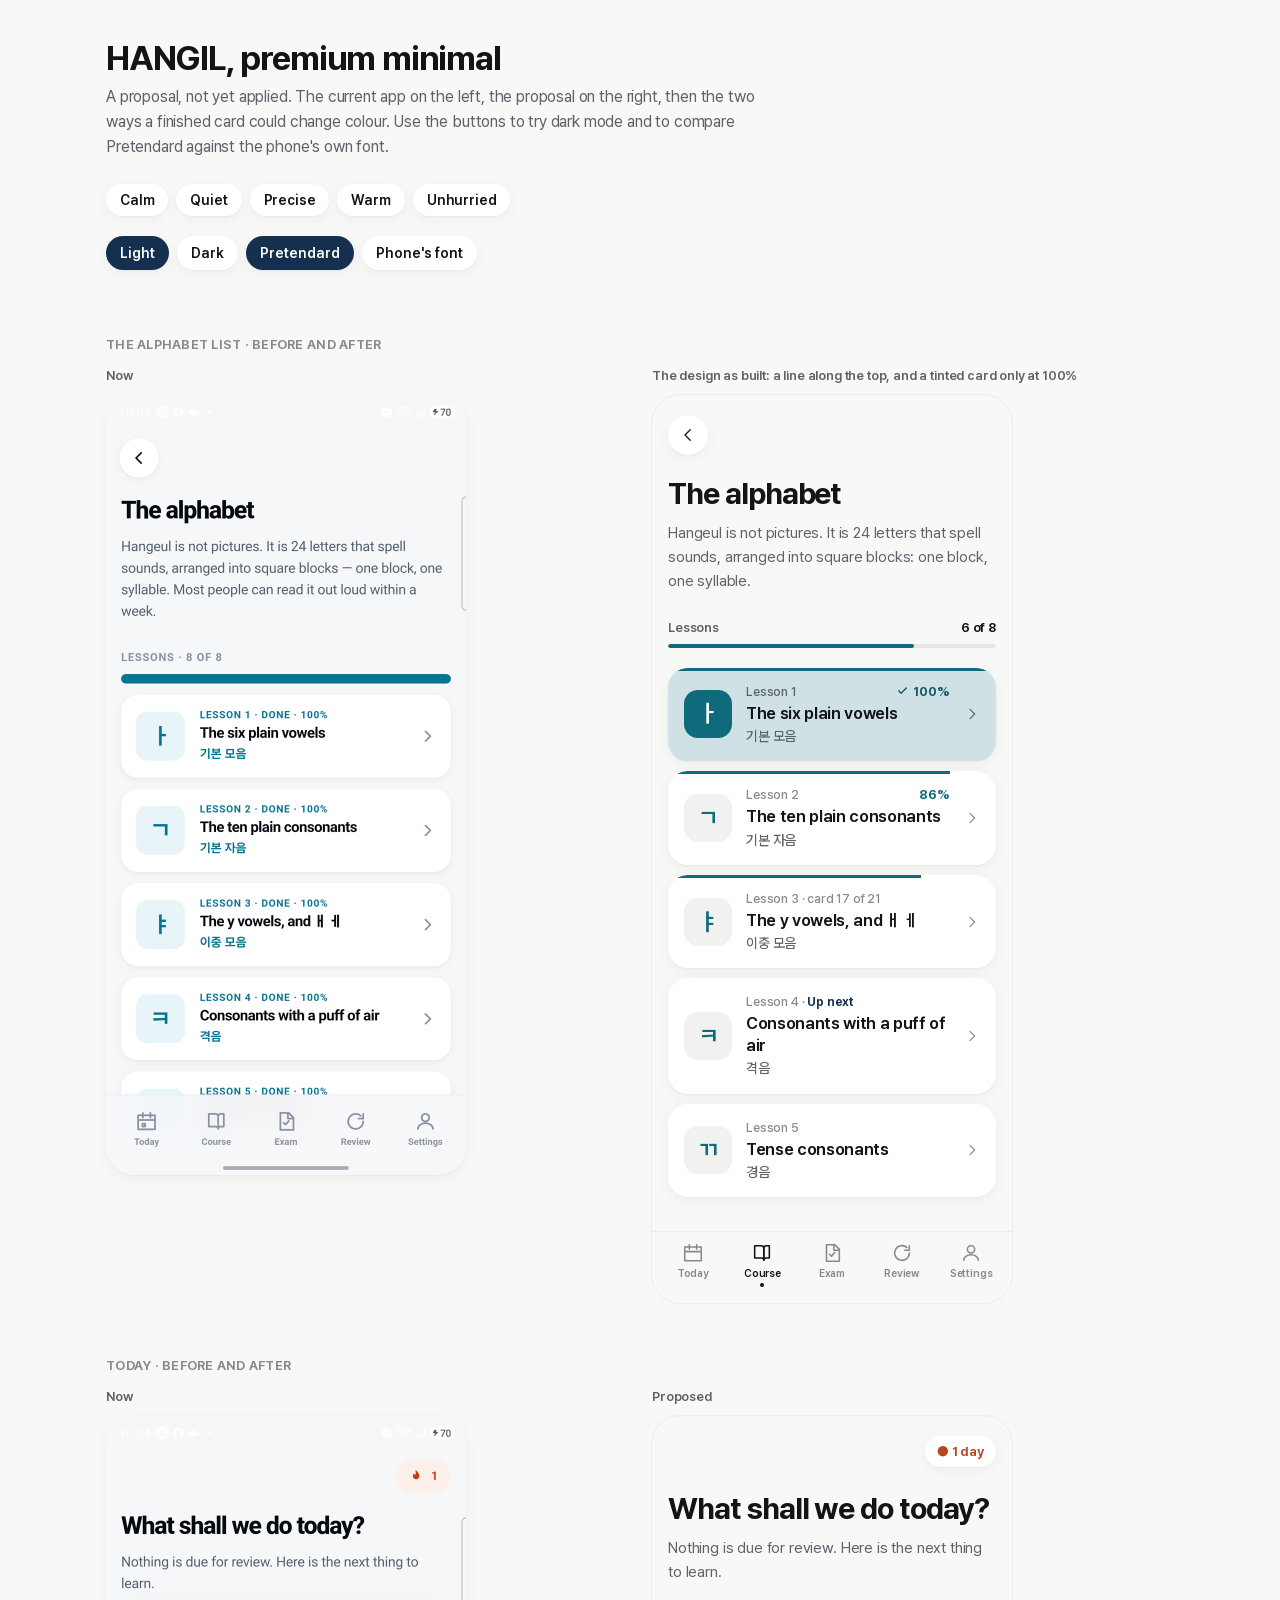
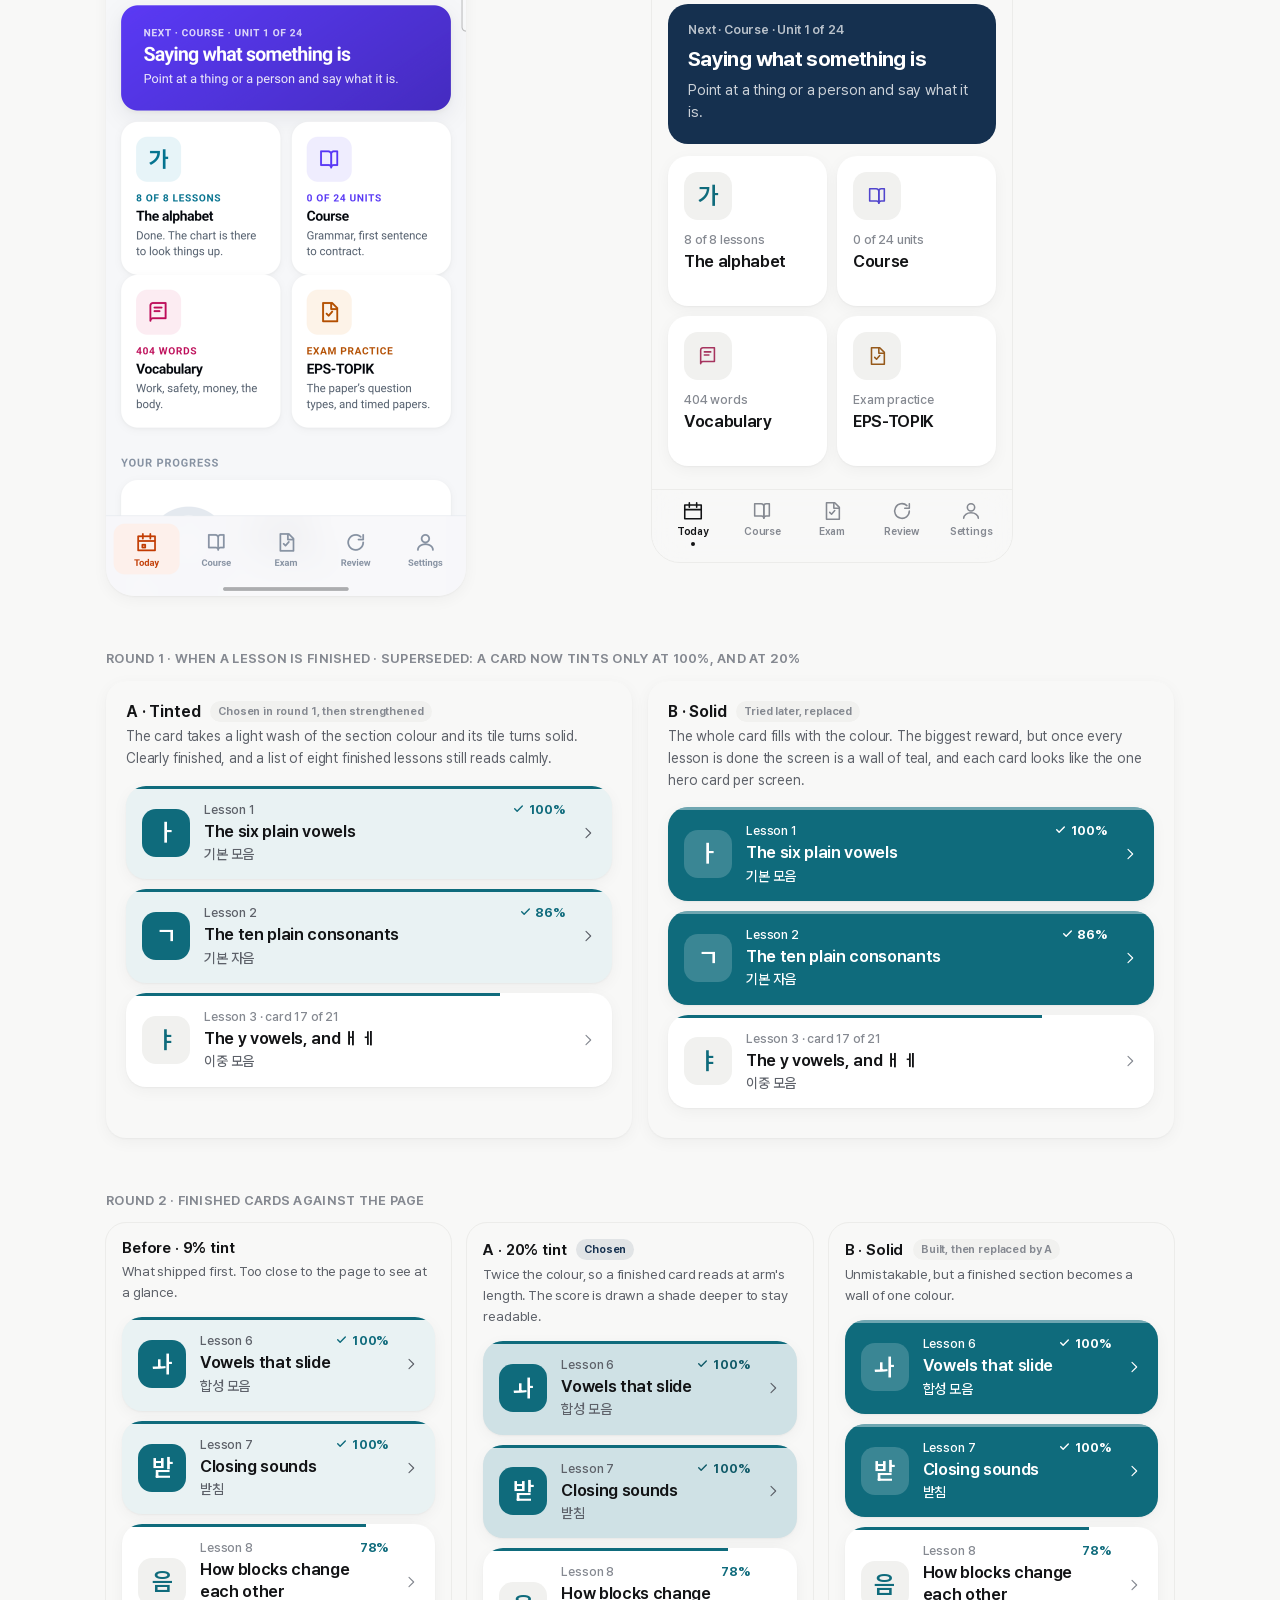
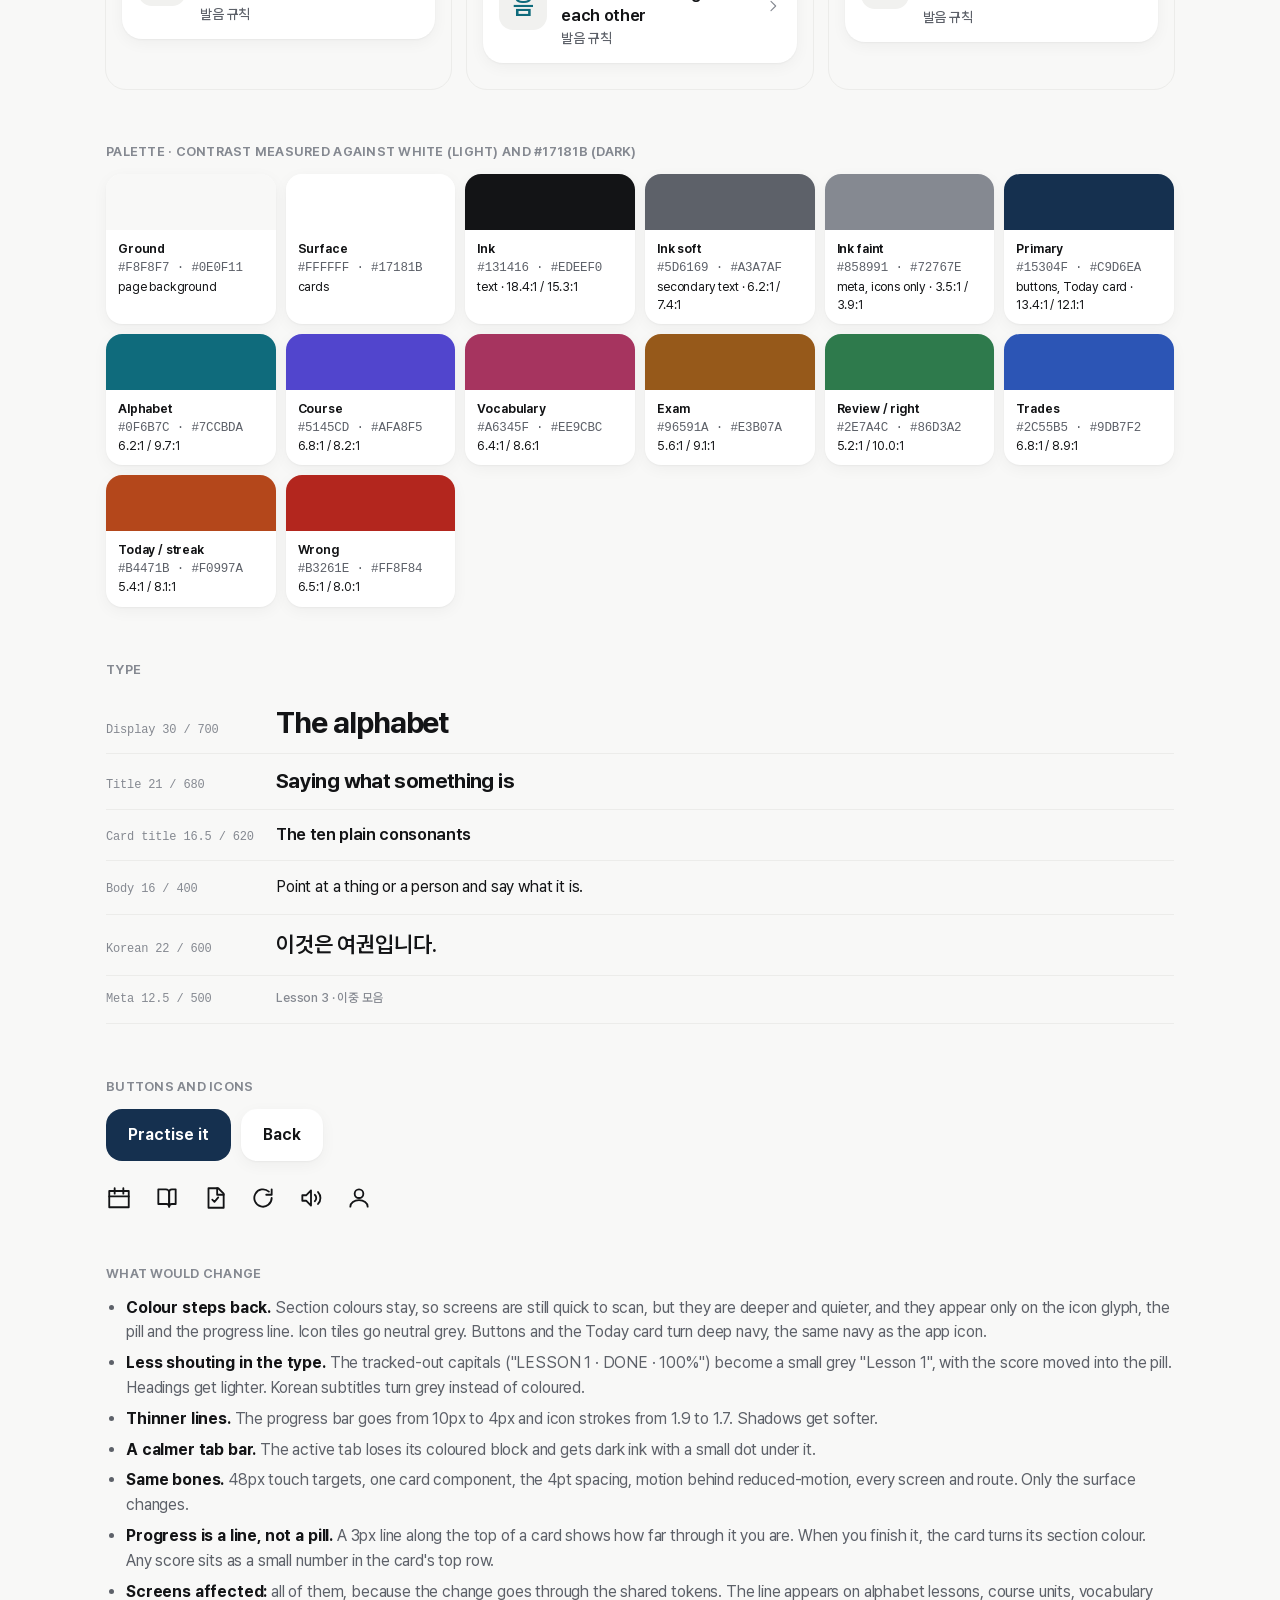
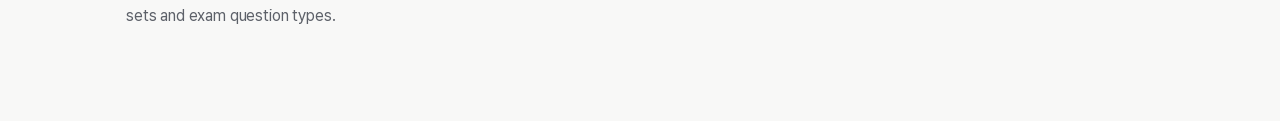
<file: docs/design/preview.html>
<!doctype html>
<html lang="en" data-theme="light">
<head>
<meta charset="utf-8">
<meta name="viewport" content="width=device-width, initial-scale=1">
<title>HANGIL Premium Minimal</title>
<!-- The font is the app's own file, so this page loads nothing from the network either. -->
<style>@font-face { font-family:"Pretendard Variable"; src:url("../../src/fonts/PretendardVariable.woff2") format("woff2-variations"), url("../../src/fonts/PretendardVariable.woff2") format("woff2"); font-weight:45 920; font-display:swap; }</style>
<style>
:root {
  --ground:#F8F8F7; --surface:#FFFFFF; --sunk:#F1F1EF; --sunk-2:#E7E7E4; --hairline:#ECECEA;
  --ink:#131416; --ink-soft:#5D6169; --ink-faint:#858991;
  --primary:#15304F; --primary-ink:#FFFFFF; --on-fill:#FFFFFF; --done-wash:20%; --done-score:80%;
  --c-today:#B4471B; --c-course:#5145CD; --c-exam:#96591A; --c-hangeul:#0F6B7C;
  --c-vocab:#A6345F; --c-review:#2E7A4C; --c-trade:#2C55B5;
  --good:#2E7A4C; --bad:#B3261E;
  --e1: 0 1px 2px rgba(19,20,22,.04), 0 4px 16px rgba(19,20,22,.045);
  --r-card:20px; --r-tile:14px; --r-pill:999px;
  --font: "Pretendard Variable", Pretendard, -apple-system, BlinkMacSystemFont, Roboto, "Noto Sans KR", sans-serif;
  --sys: -apple-system, BlinkMacSystemFont, "Segoe UI", Roboto, "Noto Sans KR", sans-serif;
  color-scheme: light dark;
}
@media (prefers-color-scheme: dark) { :root:not([data-theme="light"]) {
  --ground:#0E0F11; --surface:#17181B; --sunk:#1F2124; --sunk-2:#2A2C30; --hairline:#24262A;
  --ink:#EDEEF0; --ink-soft:#A3A7AF; --ink-faint:#72767E;
  --primary:#C9D6EA; --primary-ink:#0E0F11; --on-fill:#0E0F11; --done-wash:21%; --done-score:100%;
  --c-today:#F0997A; --c-course:#AFA8F5; --c-exam:#E3B07A; --c-hangeul:#7CCBDA;
  --c-vocab:#EE9CBC; --c-review:#86D3A2; --c-trade:#9DB7F2; --good:#86D3A2; --bad:#FF8F84;
  --e1: 0 1px 2px rgba(0,0,0,.4);
}}
:root[data-theme="dark"] {
  --ground:#0E0F11; --surface:#17181B; --sunk:#1F2124; --sunk-2:#2A2C30; --hairline:#24262A;
  --ink:#EDEEF0; --ink-soft:#A3A7AF; --ink-faint:#72767E;
  --primary:#C9D6EA; --primary-ink:#0E0F11; --on-fill:#0E0F11; --done-wash:21%; --done-score:100%;
  --c-today:#F0997A; --c-course:#AFA8F5; --c-exam:#E3B07A; --c-hangeul:#7CCBDA;
  --c-vocab:#EE9CBC; --c-review:#86D3A2; --c-trade:#9DB7F2; --good:#86D3A2; --bad:#FF8F84;
  --e1: 0 1px 2px rgba(0,0,0,.4);
}
:root[data-font="system"] { --font: var(--sys); }

* { box-sizing: border-box; }
body { margin:0; background:var(--ground); color:var(--ink); font:400 16px/1.55 var(--font); letter-spacing:-0.01em; -webkit-font-smoothing:antialiased; }
.doc { max-width:1100px; margin:0 auto; padding:40px 16px 80px; }
.doc > h1 { font:700 34px/1.1 var(--font); letter-spacing:-0.035em; margin:0 0 8px; }
.doc > p.lead { color:var(--ink-soft); max-width:680px; margin:0 0 24px; }
h2.sec { font:650 13px/1 var(--font); color:var(--ink-faint); letter-spacing:.02em; margin:56px 0 16px; }
.controls { display:flex; gap:8px; flex-wrap:wrap; position:sticky; top:0; padding:12px 0; background:var(--ground); z-index:5; }
.controls button { font:600 14px/1 var(--font); padding:10px 14px; border-radius:var(--r-pill); border:0; background:var(--surface); color:var(--ink); box-shadow:var(--e1); cursor:pointer; }
.controls button[aria-pressed="true"] { background:var(--primary); color:var(--primary-ink); }
.words { display:flex; gap:8px; flex-wrap:wrap; margin:0 0 8px; }
.words span { font:600 14px/1 var(--font); padding:9px 14px; border-radius:var(--r-pill); background:var(--surface); box-shadow:var(--e1); }

/* ---- side by side ---- */
.compare { display:grid; grid-template-columns:repeat(auto-fit, minmax(300px, 1fr)); gap:24px; align-items:start; }
.compare figure { margin:0; }
.compare figcaption { font:600 13px/1.4 var(--font); color:var(--ink-soft); margin:0 0 10px; }
.shot { width:100%; max-width:360px; border-radius:28px; box-shadow:var(--e1); display:block; }
.phone { max-width:360px; border-radius:28px; background:var(--ground); outline:1px solid var(--hairline); overflow:hidden; position:relative; }
.phone__in { padding:20px 16px 96px; }

/* ---- the proposed components ---- */
.back { width:40px; height:40px; border-radius:50%; background:var(--surface); box-shadow:var(--e1); display:grid; place-items:center; margin-bottom:22px; }
.back svg, .ic { width:18px; height:18px; fill:none; stroke:currentColor; stroke-width:1.7; stroke-linecap:round; stroke-linejoin:round; }
.title { font:700 30px/1.12 var(--font); letter-spacing:-0.035em; margin:0 0 10px; }
.sub { color:var(--ink-soft); font-size:15px; line-height:1.6; margin:0 0 28px; }
.progress { display:flex; justify-content:space-between; align-items:baseline; font:600 13px/1 var(--font); color:var(--ink-soft); }
.progress b { font-weight:650; color:var(--ink); font-variant-numeric:tabular-nums; }
.thin { height:4px; border-radius:99px; background:var(--sunk-2); margin:10px 0 20px; overflow:hidden; }
.thin i { display:block; height:100%; background:var(--c, var(--primary)); border-radius:99px; }

.card { display:flex; align-items:center; gap:14px; background:var(--surface); border-radius:var(--r-card); padding:16px; box-shadow:var(--e1); margin:0 0 10px; }
.card__icon { flex:none; width:48px; height:48px; border-radius:var(--r-tile); background:var(--sunk); display:grid; place-items:center; color:var(--c); }
.card__icon .glyph { font:600 24px/1 var(--font); }
.card__icon svg { width:22px; height:22px; fill:none; stroke:currentColor; stroke-width:1.7; stroke-linecap:round; stroke-linejoin:round; }
.card__body { flex:1; min-width:0; }
.card__meta { display:block; font:500 12.5px/1.2 var(--font); color:var(--ink-faint); margin:0 0 4px; }
.card__title { display:block; font:620 16.5px/1.3 var(--font); letter-spacing:-0.02em; }
.card__ko { display:block; font:500 14px/1.3 var(--font); color:var(--ink-soft); margin-top:3px; }
.chev { width:16px; height:16px; color:var(--ink-faint); flex:none; }

/* Pill A — the gauge. The capsule fills to the score; the number sits on top
   in two layers so it stays readable whatever the fill. */
.pill { --w: 64px; position:relative; flex:none; width:var(--w); height:28px; border-radius:var(--r-pill);
  background:color-mix(in srgb, var(--c) 13%, transparent); overflow:hidden;
  font:680 13px/28px var(--font); text-align:center; font-variant-numeric:tabular-nums; letter-spacing:-0.01em; }
.pill > span { position:absolute; inset:0; color:var(--c); }
.pill > i { position:absolute; inset:0 auto 0 0; width:var(--p); background:var(--c); overflow:hidden; font-style:normal; }
.pill > i > span { position:absolute; left:0; top:0; width:var(--w); color:var(--surface); }
:root[data-theme="dark"] .pill > i > span { color:#0E0F11; }
@media (prefers-color-scheme: dark) { :root:not([data-theme="light"]) .pill > i > span { color:#0E0F11; } }

/* The progress line: along the card's top edge, clipped by its corners.
   No track: no line means not started. */
.card--line { position:relative; overflow:hidden; }
.card--line::before { content:""; position:absolute; left:0; top:0; height:3px; width:var(--p, 0%); background:var(--c); }
.card__row { display:flex; justify-content:space-between; align-items:baseline; gap:8px; margin:0 0 4px; }
.card__row .card__meta { margin:0; }
.score { font:680 13px/1 var(--font); font-variant-numeric:tabular-nums; color:var(--c); }
.upnext { color:var(--primary); font-weight:650; }
/* Finished, variant A: the card takes a wash of its section colour and the
   tile turns solid. */
.card--done { --p:100%; background:color-mix(in srgb, var(--c) var(--done-wash), var(--surface)); }
.card--done .card__icon { background:var(--c); color:var(--on-fill); }
/* --ink-faint drops under 3:1 on the tint, so a finished card's meta and
   chevron step up to --ink-soft. */
.card--done .card__meta, .card--done .card__ko, .card--done .chev { color:var(--ink-soft); }
.card--done .score { color:color-mix(in srgb, var(--c) var(--done-score), var(--ink)); }
/* The first finished tint, kept only to show why it was replaced. */
.card--done9 { --p:100%; background:color-mix(in srgb, var(--c) 9%, var(--surface)); }
.card--done9 .card__icon { background:var(--c); color:var(--on-fill); }
.card--done9 .card__meta, .card--done9 .chev { color:var(--ink-soft); }
/* Finished, variant B: the whole card fills. */
.card--solid { --p:100%; background:var(--c); color:var(--on-fill); }
.card--solid::before { background:var(--on-fill); opacity:.4; }
.card--solid .card__icon { background:color-mix(in srgb, var(--on-fill) 18%, transparent); color:var(--on-fill); }
/* Full strength: at 80% the meta fell to 4.0:1 on review green in light mode. */
.card--solid .card__meta, .card--solid .card__ko, .card--solid .score, .card--solid .chev { color:var(--on-fill); }
.tick { width:13px; height:13px; fill:none; stroke:currentColor; stroke-width:2.6; stroke-linecap:round; stroke-linejoin:round; vertical-align:-1px; margin-right:3px; }

/* Finished-card strengths, compared on the page ground (2026-10-20, round 2). */
.card--done20 { --p:100%; background:color-mix(in srgb, var(--c) 20%, var(--surface)); }
.card--done20 .card__icon { background:var(--c); color:var(--on-fill); }
.card--done20 .card__meta, .card--done20 .chev { color:var(--ink-soft); }
.card--done20 .score { color:color-mix(in srgb, var(--c) 80%, var(--ink)); }
:root[data-theme="dark"] .card--done20 { background:color-mix(in srgb, var(--c) 21%, var(--surface)); }
:root[data-theme="dark"] .card--done20 .score { color:var(--c); }
.strengths { display:grid; grid-template-columns:repeat(auto-fit, minmax(300px,1fr)); gap:16px; }
.strengths > div { background:var(--ground); border-radius:var(--r-card); padding:16px; outline:1px solid var(--hairline); }
.strengths h3 { font:650 15px/1.2 var(--font); margin:0 0 4px; }
.strengths p { font-size:13.5px; color:var(--ink-soft); margin:0 0 14px; }

/* Pill B — the badge: solid when finished, tinted when not. */
.badge { flex:none; display:inline-flex; align-items:center; gap:4px; height:28px; padding:0 11px; border-radius:var(--r-pill);
  font:680 13px/1 var(--font); font-variant-numeric:tabular-nums; background:color-mix(in srgb, var(--c) 13%, transparent); color:var(--c); }
.badge--full { background:var(--c); color:var(--surface); }
:root[data-theme="dark"] .badge--full { color:#0E0F11; }
@media (prefers-color-scheme: dark) { :root:not([data-theme="light"]) .badge--full { color:#0E0F11; } }
.badge svg { width:13px; height:13px; fill:none; stroke:currentColor; stroke-width:2.6; stroke-linecap:round; stroke-linejoin:round; }

/* Pill C — the quiet one: tinted capsule, a dot of colour, the number. */
.dotpill { flex:none; display:inline-flex; align-items:center; gap:6px; height:28px; padding:0 11px; border-radius:var(--r-pill);
  background:var(--sunk); font:650 13px/1 var(--font); color:var(--ink); font-variant-numeric:tabular-nums; }
.dotpill::before { content:""; width:7px; height:7px; border-radius:50%; background:var(--c); }

.next { flex:none; height:28px; padding:0 11px; border-radius:var(--r-pill); font:650 12.5px/28px var(--font);
  color:var(--primary); box-shadow: inset 0 0 0 1.5px color-mix(in srgb, var(--primary) 35%, transparent); }

.hero { background:var(--primary); color:var(--primary-ink); border-radius:var(--r-card); padding:20px; margin:0 0 12px; }
.hero small { display:block; font:600 12.5px/1 var(--font); opacity:.7; margin-bottom:10px; }
.hero b { display:block; font:680 21px/1.25 var(--font); letter-spacing:-0.03em; }
.hero p { margin:6px 0 0; font-size:14.5px; opacity:.78; }
.grid2 { display:grid; grid-template-columns:1fr 1fr; gap:10px; }
.grid2 .card { flex-direction:column; align-items:flex-start; gap:12px; margin:0; min-height:150px; }
.streak { position:absolute; right:16px; top:20px; font:650 13px/1 var(--font); padding:9px 12px; border-radius:99px; background:var(--surface); box-shadow:var(--e1); color:var(--c-today); }

.nav { position:absolute; left:0; right:0; bottom:0; display:flex; justify-content:space-around; padding:10px 6px 16px; background:color-mix(in srgb, var(--ground) 88%, transparent); backdrop-filter:blur(14px); border-top:1px solid var(--hairline); }
.nav a { display:flex; flex-direction:column; align-items:center; gap:5px; font:600 10.5px/1 var(--font); color:var(--ink-faint); text-decoration:none; min-width:48px; }
.nav a svg { width:22px; height:22px; fill:none; stroke:currentColor; stroke-width:1.7; stroke-linecap:round; stroke-linejoin:round; }
.nav a.on { color:var(--ink); }
.nav a.on::after { content:""; width:4px; height:4px; border-radius:50%; background:var(--ink); margin-top:-1px; }

/* ---- pill gallery ---- */
.gallery { display:grid; grid-template-columns:repeat(auto-fit, minmax(300px, 1fr)); gap:16px; }
.variant { background:var(--surface); border-radius:var(--r-card); box-shadow:var(--e1); padding:20px; }
.variant h3 { font:650 16px/1.2 var(--font); margin:0 0 4px; }
.variant p { font-size:14px; color:var(--ink-soft); margin:0 0 16px; }
.row { display:flex; gap:10px; align-items:center; flex-wrap:wrap; }
.rec { display:inline-block; font:650 11px/1 var(--font); color:var(--primary); background:color-mix(in srgb, var(--primary) 10%, transparent); padding:5px 8px; border-radius:99px; margin-left:6px; vertical-align:2px; }

/* ---- palette and type ---- */
.swatches { display:grid; grid-template-columns:repeat(auto-fill, minmax(150px,1fr)); gap:10px; }
.sw { background:var(--surface); border-radius:16px; box-shadow:var(--e1); overflow:hidden; font-size:12.5px; }
.sw div { height:56px; }
.sw p { margin:0; padding:10px 12px; line-height:1.45; }
.sw b { display:block; font-weight:650; }
.sw code { color:var(--ink-soft); }
.type > div { display:flex; gap:20px; align-items:baseline; padding:14px 0; border-bottom:1px solid var(--hairline); }
.type code { flex:none; width:150px; font-size:12px; color:var(--ink-faint); }
.btns { display:flex; gap:10px; flex-wrap:wrap; }
.btn { height:52px; padding:0 22px; border-radius:16px; border:0; font:650 16px/1 var(--font); }
.btn--primary { background:var(--primary); color:var(--primary-ink); }
.btn--ghost { background:var(--surface); color:var(--ink); box-shadow:var(--e1); }
.icons { display:flex; gap:22px; color:var(--ink); }
.icons svg { width:26px; height:26px; fill:none; stroke:currentColor; stroke-width:1.7; stroke-linecap:round; stroke-linejoin:round; }
ul.changes { padding-left:20px; color:var(--ink-soft); }
ul.changes li { margin:6px 0; }
ul.changes b { color:var(--ink); }
</style>
</head>
<body>
<div class="doc">
  <h1>HANGIL, premium minimal</h1>
  <p class="lead">A proposal, not yet applied. The current app on the left, the proposal on the right, then the two ways a finished card could change colour. Use the buttons to try dark mode and to compare Pretendard against the phone's own font.</p>
  <div class="words"><span>Calm</span><span>Quiet</span><span>Precise</span><span>Warm</span><span>Unhurried</span></div>

  <div class="controls" role="group" aria-label="Preview settings">
    <button data-theme-btn="light" aria-pressed="true">Light</button>
    <button data-theme-btn="dark" aria-pressed="false">Dark</button>
    <button data-font-btn="pretendard" aria-pressed="true">Pretendard</button>
    <button data-font-btn="system" aria-pressed="false">Phone's font</button>
  </div>

  <h2 class="sec">THE ALPHABET LIST · BEFORE AND AFTER</h2>
  <div class="compare">
    <figure><figcaption>Now</figcaption><img class="shot" src="references/current-alphabet-list.png" alt="The current alphabet list"></figure>
    <figure><figcaption>The design as built: a line along the top, and a tinted card only at 100%</figcaption>
      <div class="phone"><div class="phone__in" style="--c:var(--c-hangeul)">
        <div class="back"><svg class="ic" viewBox="0 0 24 24"><path d="M15 19l-7-7 7-7"/></svg></div>
        <h3 class="title">The alphabet</h3>
        <p class="sub">Hangeul is not pictures. It is 24 letters that spell sounds, arranged into square blocks: one block, one syllable.</p>
        <div class="progress"><span>Lessons</span><b>6 of 8</b></div>
        <div class="thin"><i style="width:75%"></i></div>
        <div class="card card--line card--done"><span class="card__icon"><span class="glyph">ㅏ</span></span><span class="card__body"><span class="card__row"><span class="card__meta">Lesson 1</span><span class="score"><svg class="tick" viewBox="0 0 24 24"><path d="M5 12.5l4.5 4.5L19 7.5"/></svg>100%</span></span><span class="card__title">The six plain vowels</span><span class="card__ko">기본 모음</span></span><svg class="chev ic" viewBox="0 0 24 24"><path d="M9 5l7 7-7 7"/></svg></div>
        <div class="card card--line" style="--p:86%"><span class="card__icon"><span class="glyph">ㄱ</span></span><span class="card__body"><span class="card__row"><span class="card__meta">Lesson 2</span><span class="score">86%</span></span><span class="card__title">The ten plain consonants</span><span class="card__ko">기본 자음</span></span><svg class="chev ic" viewBox="0 0 24 24"><path d="M9 5l7 7-7 7"/></svg></div>
        <div class="card card--line" style="--p:77%"><span class="card__icon"><span class="glyph">ㅑ</span></span><span class="card__body"><span class="card__row"><span class="card__meta">Lesson 3 · card 17 of 21</span></span><span class="card__title">The y vowels, and ㅐ ㅔ</span><span class="card__ko">이중 모음</span></span><svg class="chev ic" viewBox="0 0 24 24"><path d="M9 5l7 7-7 7"/></svg></div>
        <div class="card"><span class="card__icon"><span class="glyph">ㅋ</span></span><span class="card__body"><span class="card__row"><span class="card__meta">Lesson 4 · <span class="upnext">Up next</span></span></span><span class="card__title">Consonants with a puff of air</span><span class="card__ko">격음</span></span><svg class="chev ic" viewBox="0 0 24 24"><path d="M9 5l7 7-7 7"/></svg></div>
        <div class="card"><span class="card__icon"><span class="glyph">ㄲ</span></span><span class="card__body"><span class="card__row"><span class="card__meta">Lesson 5</span></span><span class="card__title">Tense consonants</span><span class="card__ko">경음</span></span><svg class="chev ic" viewBox="0 0 24 24"><path d="M9 5l7 7-7 7"/></svg></div>
      </div>
      <nav class="nav"><a><svg viewBox="0 0 24 24"><path d="M3 5.5h18v15H3z"/><path d="M8 3v5M16 3v5M3 10.5h18"/></svg>Today</a><a class="on"><svg viewBox="0 0 24 24"><path d="M4 4h7a3 3 0 0 1 3 3v13a2.5 2.5 0 0 0-2.5-2.5H4z"/><path d="M20 4h-3.5A2.5 2.5 0 0 0 14 6.5V20a2.5 2.5 0 0 1 2.5-2.5H20z"/></svg>Course</a><a><svg viewBox="0 0 24 24"><path d="M6 3h9l5 5v13H6z"/><path d="M14 3v6h6"/><path d="M9.5 13.5l2 2 3.5-4"/></svg>Exam</a><a><svg viewBox="0 0 24 24"><path d="M20 12a8 8 0 1 1-2.6-5.9"/><path d="M20 4v5h-5"/></svg>Review</a><a><svg viewBox="0 0 24 24"><path d="M4 20c0-3.6 3.6-6 8-6s8 2.4 8 6"/><circle cx="12" cy="8" r="4"/></svg>Settings</a></nav>
      </div>
    </figure>
  </div>

  <h2 class="sec">TODAY · BEFORE AND AFTER</h2>
  <div class="compare">
    <figure><figcaption>Now</figcaption><img class="shot" src="references/current-today.png" alt="The current Today screen"></figure>
    <figure><figcaption>Proposed</figcaption>
      <div class="phone"><div class="phone__in">
        <span class="streak">● 1 day</span>
        <h3 class="title" style="margin-top:56px">What shall we do today?</h3>
        <p class="sub" style="margin-bottom:20px">Nothing is due for review. Here is the next thing to learn.</p>
        <div class="hero"><small>Next · Course · Unit 1 of 24</small><b>Saying what something is</b><p>Point at a thing or a person and say what it is.</p></div>
        <div class="grid2">
          <div class="card" style="--c:var(--c-hangeul)"><span class="card__icon"><span class="glyph">가</span></span><span><span class="card__meta">8 of 8 lessons</span><span class="card__title">The alphabet</span></span></div>
          <div class="card" style="--c:var(--c-course)"><span class="card__icon"><svg viewBox="0 0 24 24"><path d="M4 4h7a3 3 0 0 1 3 3v13a2.5 2.5 0 0 0-2.5-2.5H4z"/><path d="M20 4h-3.5A2.5 2.5 0 0 0 14 6.5V20a2.5 2.5 0 0 1 2.5-2.5H20z"/></svg></span><span><span class="card__meta">0 of 24 units</span><span class="card__title">Course</span></span></div>
          <div class="card" style="--c:var(--c-vocab)"><span class="card__icon"><svg viewBox="0 0 24 24"><path d="M4 5.5A2.5 2.5 0 0 1 6.5 3H19v15H6.5A2.5 2.5 0 0 0 4 20.5z"/><path d="M8 7.5h7M8 11h5"/></svg></span><span><span class="card__meta">404 words</span><span class="card__title">Vocabulary</span></span></div>
          <div class="card" style="--c:var(--c-exam)"><span class="card__icon"><svg viewBox="0 0 24 24"><path d="M6 3h9l5 5v13H6z"/><path d="M14 3v6h6"/><path d="M9.5 13.5l2 2 3.5-4"/></svg></span><span><span class="card__meta">Exam practice</span><span class="card__title">EPS-TOPIK</span></span></div>
        </div>
      </div>
      <nav class="nav"><a class="on"><svg viewBox="0 0 24 24"><path d="M3 5.5h18v15H3z"/><path d="M8 3v5M16 3v5M3 10.5h18"/></svg>Today</a><a><svg viewBox="0 0 24 24"><path d="M4 4h7a3 3 0 0 1 3 3v13a2.5 2.5 0 0 0-2.5-2.5H4z"/><path d="M20 4h-3.5A2.5 2.5 0 0 0 14 6.5V20a2.5 2.5 0 0 1 2.5-2.5H20z"/></svg>Course</a><a><svg viewBox="0 0 24 24"><path d="M6 3h9l5 5v13H6z"/><path d="M14 3v6h6"/><path d="M9.5 13.5l2 2 3.5-4"/></svg>Exam</a><a><svg viewBox="0 0 24 24"><path d="M20 12a8 8 0 1 1-2.6-5.9"/><path d="M20 4v5h-5"/></svg>Review</a><a><svg viewBox="0 0 24 24"><path d="M4 20c0-3.6 3.6-6 8-6s8 2.4 8 6"/><circle cx="12" cy="8" r="4"/></svg>Settings</a></nav>
      </div>
    </figure>
  </div>

  <h2 class="sec">ROUND 1 · WHEN A LESSON IS FINISHED · SUPERSEDED: A CARD NOW TINTS ONLY AT 100%, AND AT 20%</h2>
  <div class="gallery">
    <div class="variant" style="--c:var(--c-hangeul);background:var(--ground)">
      <h3>A · Tinted <span class="rec" style="color:var(--ink-faint);background:var(--sunk)">Chosen in round 1, then strengthened</span></h3>
      <p>The card takes a light wash of the section colour and its tile turns solid. Clearly finished, and a list of eight finished lessons still reads calmly.</p>
      <div class="card card--line card--done9"><span class="card__icon"><span class="glyph">ㅏ</span></span><span class="card__body"><span class="card__row"><span class="card__meta">Lesson 1</span><span class="score"><svg class="tick" viewBox="0 0 24 24"><path d="M5 12.5l4.5 4.5L19 7.5"/></svg>100%</span></span><span class="card__title">The six plain vowels</span><span class="card__ko">기본 모음</span></span><svg class="chev ic" viewBox="0 0 24 24"><path d="M9 5l7 7-7 7"/></svg></div>
      <div class="card card--line card--done9"><span class="card__icon"><span class="glyph">ㄱ</span></span><span class="card__body"><span class="card__row"><span class="card__meta">Lesson 2</span><span class="score"><svg class="tick" viewBox="0 0 24 24"><path d="M5 12.5l4.5 4.5L19 7.5"/></svg>86%</span></span><span class="card__title">The ten plain consonants</span><span class="card__ko">기본 자음</span></span><svg class="chev ic" viewBox="0 0 24 24"><path d="M9 5l7 7-7 7"/></svg></div>
      <div class="card card--line" style="--p:77%"><span class="card__icon"><span class="glyph">ㅑ</span></span><span class="card__body"><span class="card__row"><span class="card__meta">Lesson 3 · card 17 of 21</span></span><span class="card__title">The y vowels, and ㅐ ㅔ</span><span class="card__ko">이중 모음</span></span><svg class="chev ic" viewBox="0 0 24 24"><path d="M9 5l7 7-7 7"/></svg></div>
    </div>
    <div class="variant" style="--c:var(--c-hangeul);background:var(--ground)">
      <h3>B · Solid <span class="rec" style="color:var(--ink-faint);background:var(--sunk)">Tried later, replaced</span></h3>
      <p>The whole card fills with the colour. The biggest reward, but once every lesson is done the screen is a wall of teal, and each card looks like the one hero card per screen.</p>
      <div class="card card--line card--solid"><span class="card__icon"><span class="glyph">ㅏ</span></span><span class="card__body"><span class="card__row"><span class="card__meta">Lesson 1</span><span class="score"><svg class="tick" viewBox="0 0 24 24"><path d="M5 12.5l4.5 4.5L19 7.5"/></svg>100%</span></span><span class="card__title">The six plain vowels</span><span class="card__ko">기본 모음</span></span><svg class="chev ic" viewBox="0 0 24 24"><path d="M9 5l7 7-7 7"/></svg></div>
      <div class="card card--line card--solid"><span class="card__icon"><span class="glyph">ㄱ</span></span><span class="card__body"><span class="card__row"><span class="card__meta">Lesson 2</span><span class="score"><svg class="tick" viewBox="0 0 24 24"><path d="M5 12.5l4.5 4.5L19 7.5"/></svg>86%</span></span><span class="card__title">The ten plain consonants</span><span class="card__ko">기본 자음</span></span><svg class="chev ic" viewBox="0 0 24 24"><path d="M9 5l7 7-7 7"/></svg></div>
      <div class="card card--line" style="--p:77%"><span class="card__icon"><span class="glyph">ㅑ</span></span><span class="card__body"><span class="card__row"><span class="card__meta">Lesson 3 · card 17 of 21</span></span><span class="card__title">The y vowels, and ㅐ ㅔ</span><span class="card__ko">이중 모음</span></span><svg class="chev ic" viewBox="0 0 24 24"><path d="M9 5l7 7-7 7"/></svg></div>
    </div>
  </div>

  <h2 class="sec">ROUND 2 · FINISHED CARDS AGAINST THE PAGE</h2>
  <div class="strengths"><div style="--c:var(--c-hangeul)"><h3>Before · 9% tint</h3><p>What shipped first. Too close to the page to see at a glance.</p><div class="card card--line card--done9"><span class="card__icon"><span class="glyph">ㅘ</span></span><span class="card__body"><span class="card__row"><span class="card__meta">Lesson 6</span><span class="score"><svg class="tick" viewBox="0 0 24 24"><path d="M5 12.5l4.5 4.5L19 7.5"/></svg>100%</span></span><span class="card__title">Vowels that slide</span><span class="card__ko">합성 모음</span></span><svg class="chev ic" viewBox="0 0 24 24"><path d="M9 5l7 7-7 7"/></svg></div><div class="card card--line card--done9"><span class="card__icon"><span class="glyph">받</span></span><span class="card__body"><span class="card__row"><span class="card__meta">Lesson 7</span><span class="score"><svg class="tick" viewBox="0 0 24 24"><path d="M5 12.5l4.5 4.5L19 7.5"/></svg>100%</span></span><span class="card__title">Closing sounds</span><span class="card__ko">받침</span></span><svg class="chev ic" viewBox="0 0 24 24"><path d="M9 5l7 7-7 7"/></svg></div><div class="card card--line " style="--p:78%"><span class="card__icon"><span class="glyph">음</span></span><span class="card__body"><span class="card__row"><span class="card__meta">Lesson 8</span><span class="score">78%</span></span><span class="card__title">How blocks change each other</span><span class="card__ko">발음 규칙</span></span><svg class="chev ic" viewBox="0 0 24 24"><path d="M9 5l7 7-7 7"/></svg></div></div><div style="--c:var(--c-hangeul)"><h3>A · 20% tint <span class="rec">Chosen</span></h3><p>Twice the colour, so a finished card reads at arm's length. The score is drawn a shade deeper to stay readable.</p><div class="card card--line card--done20"><span class="card__icon"><span class="glyph">ㅘ</span></span><span class="card__body"><span class="card__row"><span class="card__meta">Lesson 6</span><span class="score"><svg class="tick" viewBox="0 0 24 24"><path d="M5 12.5l4.5 4.5L19 7.5"/></svg>100%</span></span><span class="card__title">Vowels that slide</span><span class="card__ko">합성 모음</span></span><svg class="chev ic" viewBox="0 0 24 24"><path d="M9 5l7 7-7 7"/></svg></div><div class="card card--line card--done20"><span class="card__icon"><span class="glyph">받</span></span><span class="card__body"><span class="card__row"><span class="card__meta">Lesson 7</span><span class="score"><svg class="tick" viewBox="0 0 24 24"><path d="M5 12.5l4.5 4.5L19 7.5"/></svg>100%</span></span><span class="card__title">Closing sounds</span><span class="card__ko">받침</span></span><svg class="chev ic" viewBox="0 0 24 24"><path d="M9 5l7 7-7 7"/></svg></div><div class="card card--line " style="--p:78%"><span class="card__icon"><span class="glyph">음</span></span><span class="card__body"><span class="card__row"><span class="card__meta">Lesson 8</span><span class="score">78%</span></span><span class="card__title">How blocks change each other</span><span class="card__ko">발음 규칙</span></span><svg class="chev ic" viewBox="0 0 24 24"><path d="M9 5l7 7-7 7"/></svg></div></div><div style="--c:var(--c-hangeul)"><h3>B · Solid <span class="rec" style="color:var(--ink-faint);background:var(--sunk)">Built, then replaced by A</span></h3><p>Unmistakable, but a finished section becomes a wall of one colour.</p><div class="card card--line card--solid"><span class="card__icon"><span class="glyph">ㅘ</span></span><span class="card__body"><span class="card__row"><span class="card__meta">Lesson 6</span><span class="score"><svg class="tick" viewBox="0 0 24 24"><path d="M5 12.5l4.5 4.5L19 7.5"/></svg>100%</span></span><span class="card__title">Vowels that slide</span><span class="card__ko">합성 모음</span></span><svg class="chev ic" viewBox="0 0 24 24"><path d="M9 5l7 7-7 7"/></svg></div><div class="card card--line card--solid"><span class="card__icon"><span class="glyph">받</span></span><span class="card__body"><span class="card__row"><span class="card__meta">Lesson 7</span><span class="score"><svg class="tick" viewBox="0 0 24 24"><path d="M5 12.5l4.5 4.5L19 7.5"/></svg>100%</span></span><span class="card__title">Closing sounds</span><span class="card__ko">받침</span></span><svg class="chev ic" viewBox="0 0 24 24"><path d="M9 5l7 7-7 7"/></svg></div><div class="card card--line " style="--p:78%"><span class="card__icon"><span class="glyph">음</span></span><span class="card__body"><span class="card__row"><span class="card__meta">Lesson 8</span><span class="score">78%</span></span><span class="card__title">How blocks change each other</span><span class="card__ko">발음 규칙</span></span><svg class="chev ic" viewBox="0 0 24 24"><path d="M9 5l7 7-7 7"/></svg></div></div></div>

  <h2 class="sec">PALETTE · CONTRAST MEASURED AGAINST WHITE (LIGHT) AND #17181B (DARK)</h2>
  <div class="swatches" id="swatches"></div>

  <h2 class="sec">TYPE</h2>
  <div class="type">
    <div><code>Display 30 / 700</code><span style="font:700 30px/1.12 var(--font);letter-spacing:-0.035em">The alphabet</span></div>
    <div><code>Title 21 / 680</code><span style="font:680 21px/1.25 var(--font);letter-spacing:-0.03em">Saying what something is</span></div>
    <div><code>Card title 16.5 / 620</code><span style="font:620 16.5px/1.3 var(--font);letter-spacing:-0.02em">The ten plain consonants</span></div>
    <div><code>Body 16 / 400</code><span>Point at a thing or a person and say what it is.</span></div>
    <div><code>Korean 22 / 600</code><span style="font:600 22px/1.45 var(--font)">이것은 여권입니다.</span></div>
    <div><code>Meta 12.5 / 500</code><span style="font:500 12.5px/1.2 var(--font);color:var(--ink-faint)">Lesson 3 · 이중 모음</span></div>
  </div>

  <h2 class="sec">BUTTONS AND ICONS</h2>
  <div class="btns"><button class="btn btn--primary">Practise it</button><button class="btn btn--ghost">Back</button></div>
  <div class="icons" style="margin-top:24px">
    <svg viewBox="0 0 24 24"><path d="M3 5.5h18v15H3z"/><path d="M8 3v5M16 3v5M3 10.5h18"/></svg>
    <svg viewBox="0 0 24 24"><path d="M4 4h7a3 3 0 0 1 3 3v13a2.5 2.5 0 0 0-2.5-2.5H4z"/><path d="M20 4h-3.5A2.5 2.5 0 0 0 14 6.5V20a2.5 2.5 0 0 1 2.5-2.5H20z"/></svg>
    <svg viewBox="0 0 24 24"><path d="M6 3h9l5 5v13H6z"/><path d="M14 3v6h6"/><path d="M9.5 13.5l2 2 3.5-4"/></svg>
    <svg viewBox="0 0 24 24"><path d="M20 12a8 8 0 1 1-2.6-5.9"/><path d="M20 4v5h-5"/></svg>
    <svg viewBox="0 0 24 24"><path d="M4 9.5h3.5L12 5v14l-4.5-4.5H4z"/><path d="M15.5 9a4 4 0 0 1 0 6"/><path d="M18.5 6.5a8 8 0 0 1 0 11"/></svg>
    <svg viewBox="0 0 24 24"><path d="M4 20c0-3.6 3.6-6 8-6s8 2.4 8 6"/><circle cx="12" cy="8" r="4"/></svg>
  </div>

  <h2 class="sec">WHAT WOULD CHANGE</h2>
  <ul class="changes">
    <li><b>Colour steps back.</b> Section colours stay, so screens are still quick to scan, but they are deeper and quieter, and they appear only on the icon glyph, the pill and the progress line. Icon tiles go neutral grey. Buttons and the Today card turn deep navy, the same navy as the app icon.</li>
    <li><b>Less shouting in the type.</b> The tracked-out capitals ("LESSON 1 · DONE · 100%") become a small grey "Lesson 1", with the score moved into the pill. Headings get lighter. Korean subtitles turn grey instead of coloured.</li>
    <li><b>Thinner lines.</b> The progress bar goes from 10px to 4px and icon strokes from 1.9 to 1.7. Shadows get softer.</li>
    <li><b>A calmer tab bar.</b> The active tab loses its coloured block and gets dark ink with a small dot under it.</li>
    <li><b>Same bones.</b> 48px touch targets, one card component, the 4pt spacing, motion behind reduced-motion, every screen and route. Only the surface changes.</li>
    <li><b>Progress is a line, not a pill.</b> A 3px line along the top of a card shows how far through it you are. When you finish it, the card turns its section colour. Any score sits as a small number in the card's top row.</li>
    <li><b>Screens affected:</b> all of them, because the change goes through the shared tokens. The line appears on alphabet lessons, course units, vocabulary sets and exam question types.</li>
  </ul>
</div>
<script>
const sw = [
  ['Ground','--ground','#F8F8F7','#0E0F11','page background'],
  ['Surface','--surface','#FFFFFF','#17181B','cards'],
  ['Ink','--ink','#131416','#EDEEF0','text · 18.4:1 / 15.3:1'],
  ['Ink soft','--ink-soft','#5D6169','#A3A7AF','secondary text · 6.2:1 / 7.4:1'],
  ['Ink faint','--ink-faint','#858991','#72767E','meta, icons only · 3.5:1 / 3.9:1'],
  ['Primary','--primary','#15304F','#C9D6EA','buttons, Today card · 13.4:1 / 12.1:1'],
  ['Alphabet','--c-hangeul','#0F6B7C','#7CCBDA','6.2:1 / 9.7:1'],
  ['Course','--c-course','#5145CD','#AFA8F5','6.8:1 / 8.2:1'],
  ['Vocabulary','--c-vocab','#A6345F','#EE9CBC','6.4:1 / 8.6:1'],
  ['Exam','--c-exam','#96591A','#E3B07A','5.6:1 / 9.1:1'],
  ['Review / right','--c-review','#2E7A4C','#86D3A2','5.2:1 / 10.0:1'],
  ['Trades','--c-trade','#2C55B5','#9DB7F2','6.8:1 / 8.9:1'],
  ['Today / streak','--c-today','#B4471B','#F0997A','5.4:1 / 8.1:1'],
  ['Wrong','--bad','#B3261E','#FF8F84','6.5:1 / 8.0:1'],
];
document.getElementById('swatches').innerHTML = sw.map(([n,v,l,d,r]) =>
  `<div class="sw"><div style="background:var(${v})"></div><p><b>${n}</b><code>${l} · ${d}</code><br>${r}</p></div>`).join('');
const press = (sel, on) => document.querySelectorAll(sel).forEach(b => b.setAttribute('aria-pressed', String(b === on)));
document.querySelectorAll('[data-theme-btn]').forEach(b => b.onclick = () => { document.documentElement.dataset.theme = b.dataset.themeBtn; press('[data-theme-btn]', b); });
document.querySelectorAll('[data-font-btn]').forEach(b => b.onclick = () => { document.documentElement.dataset.font = b.dataset.fontBtn; press('[data-font-btn]', b); });
</script>
</body>
</html>
</file>
